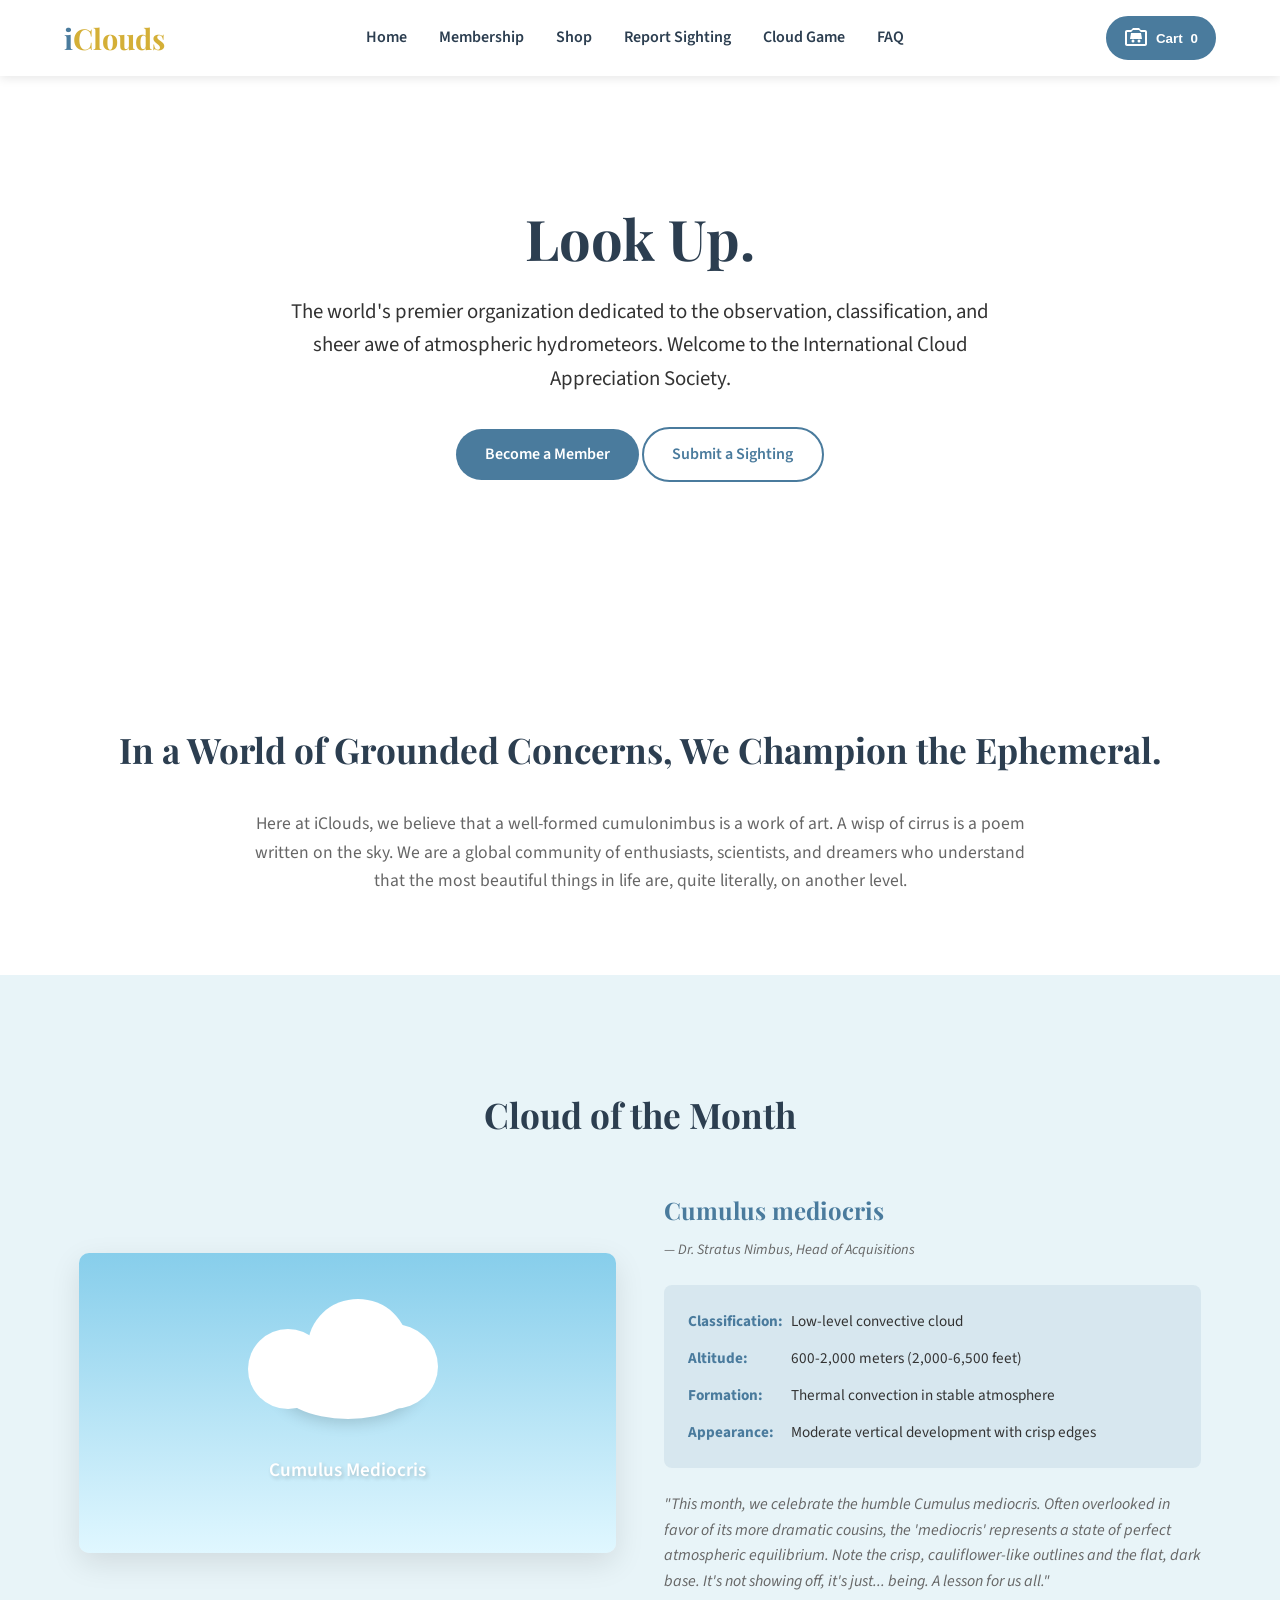
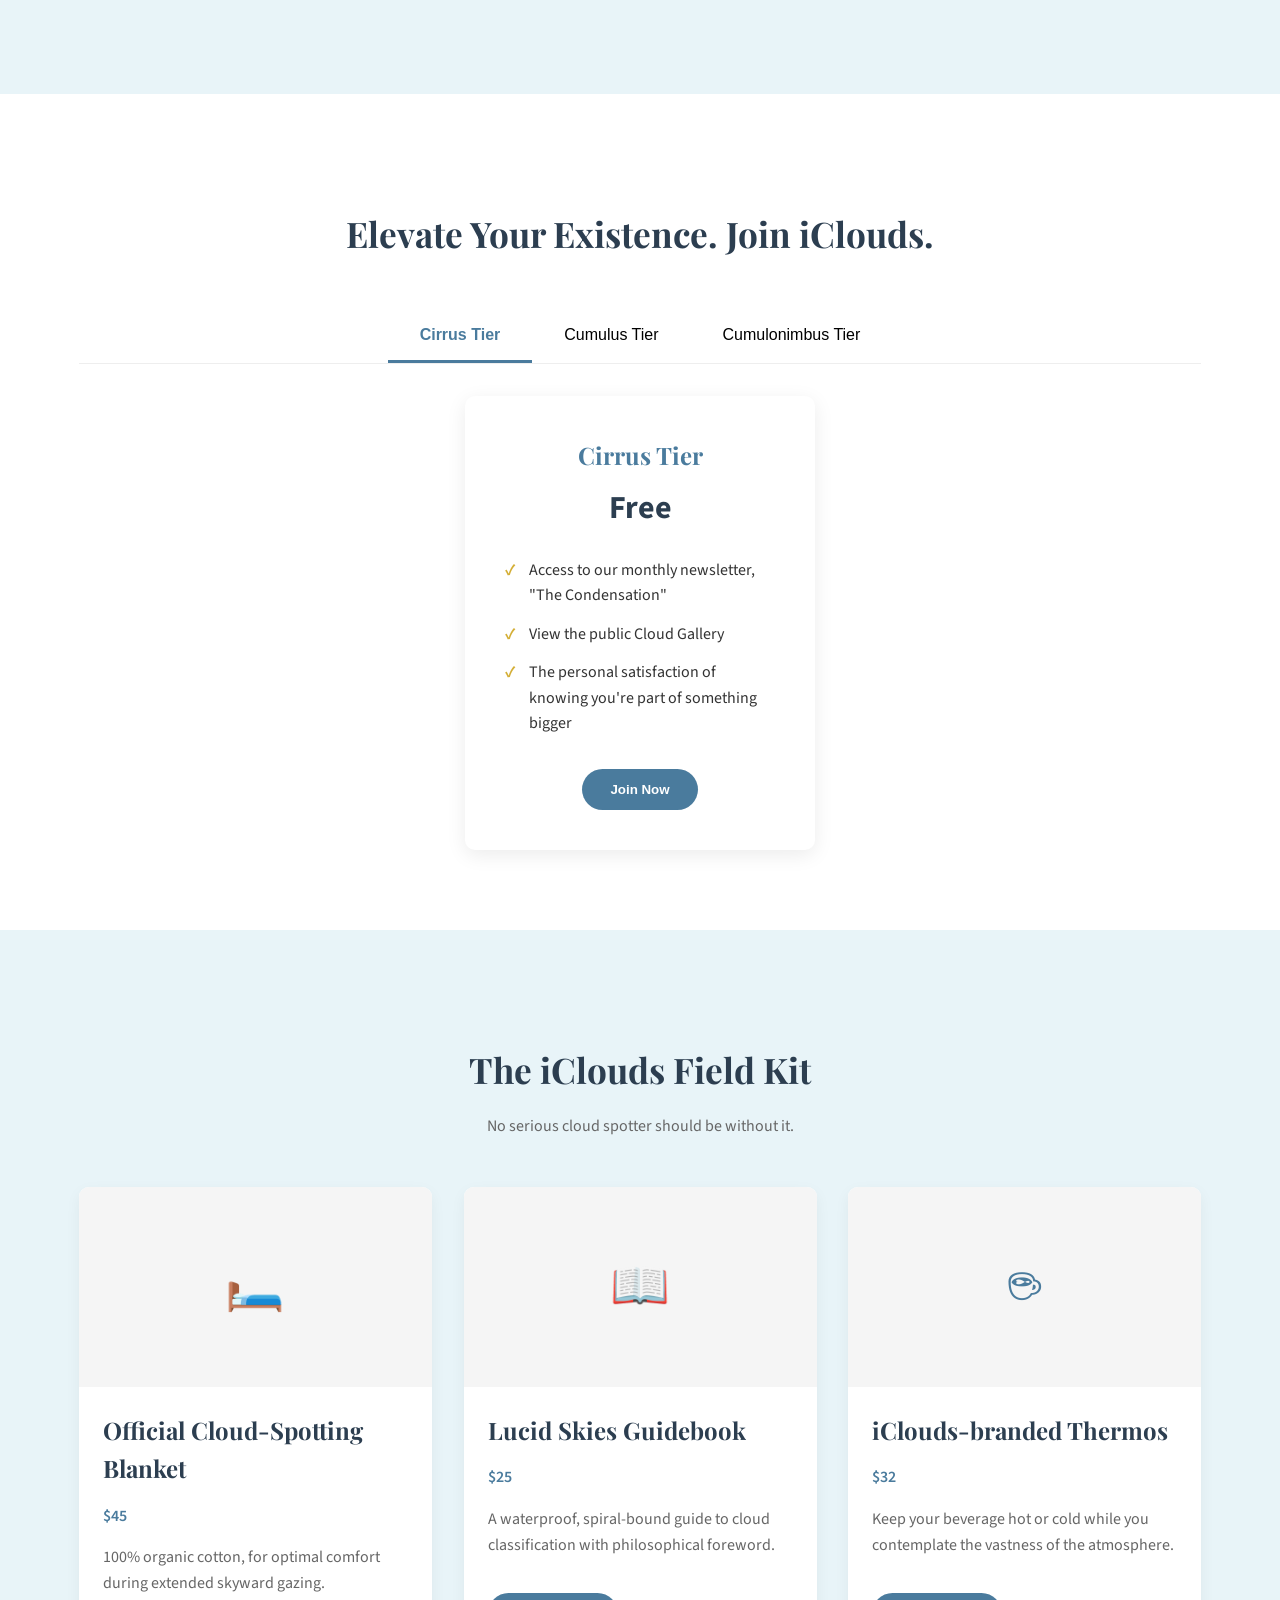
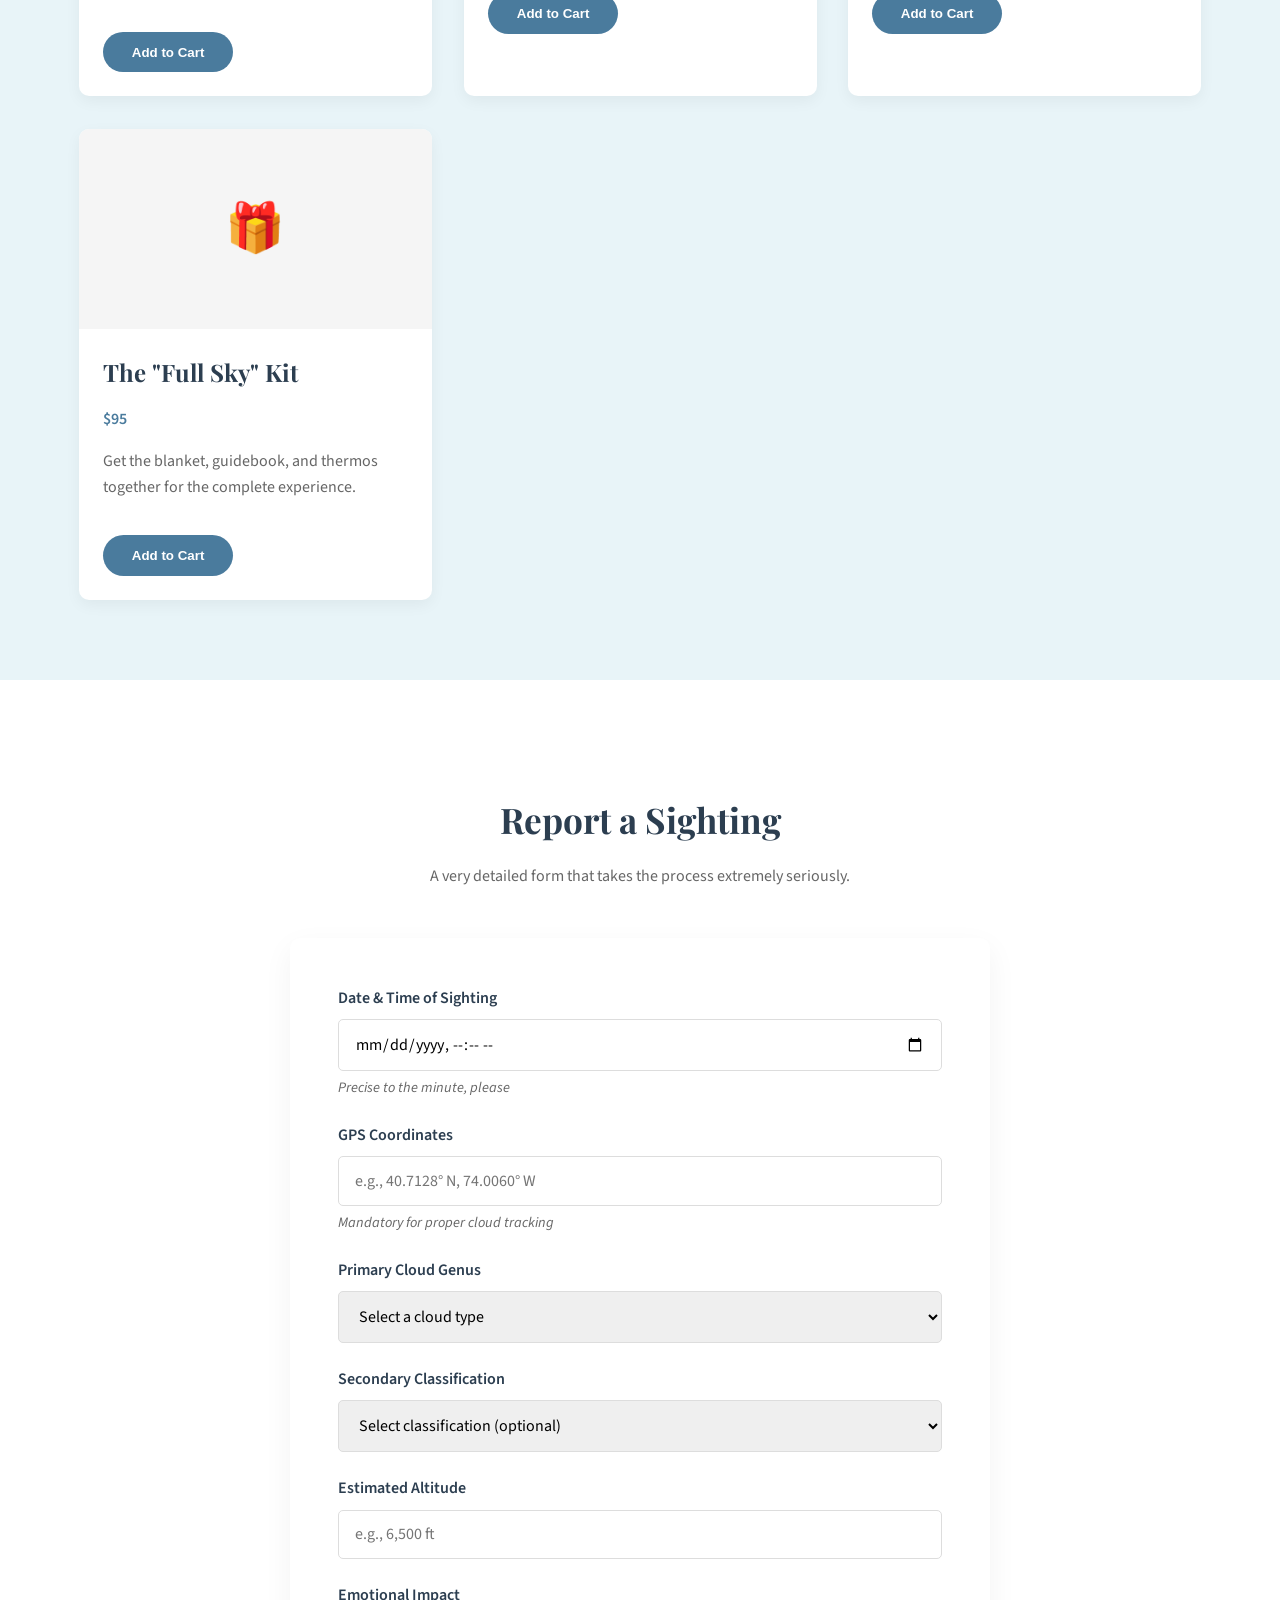
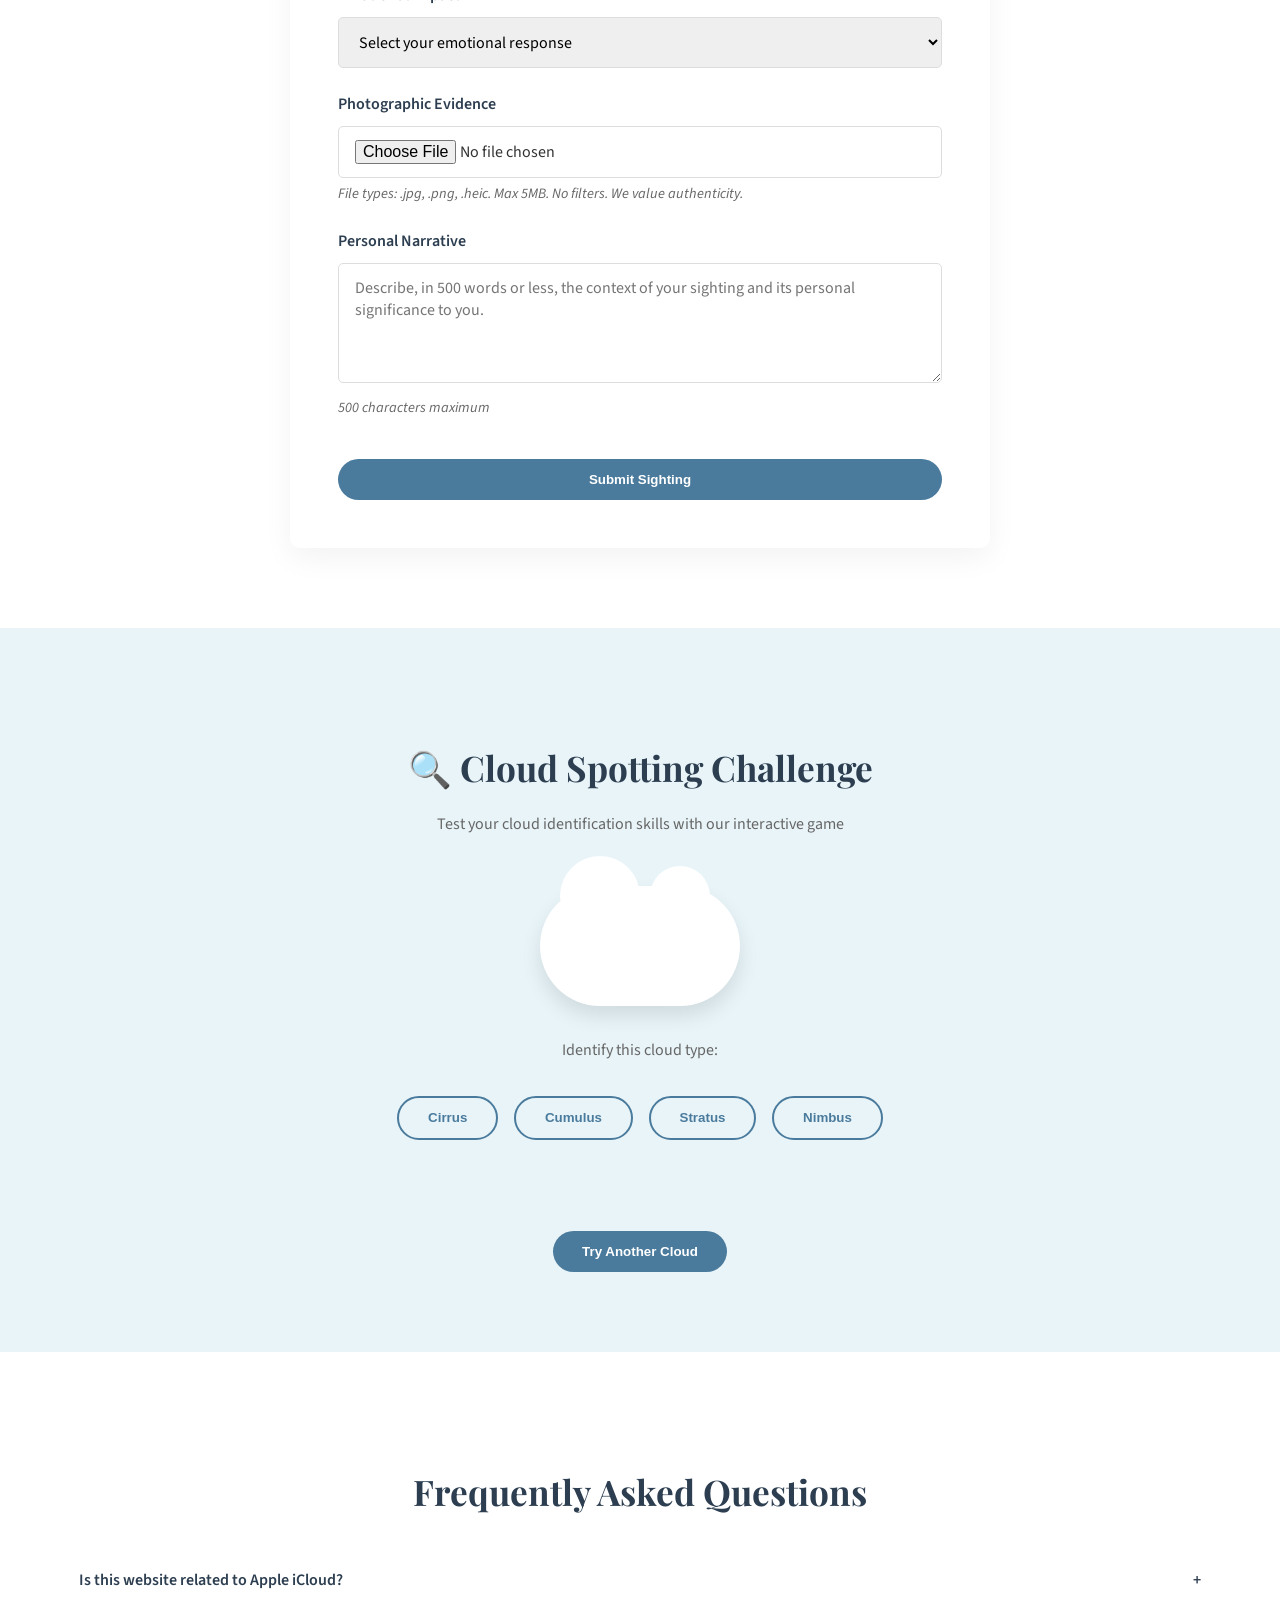
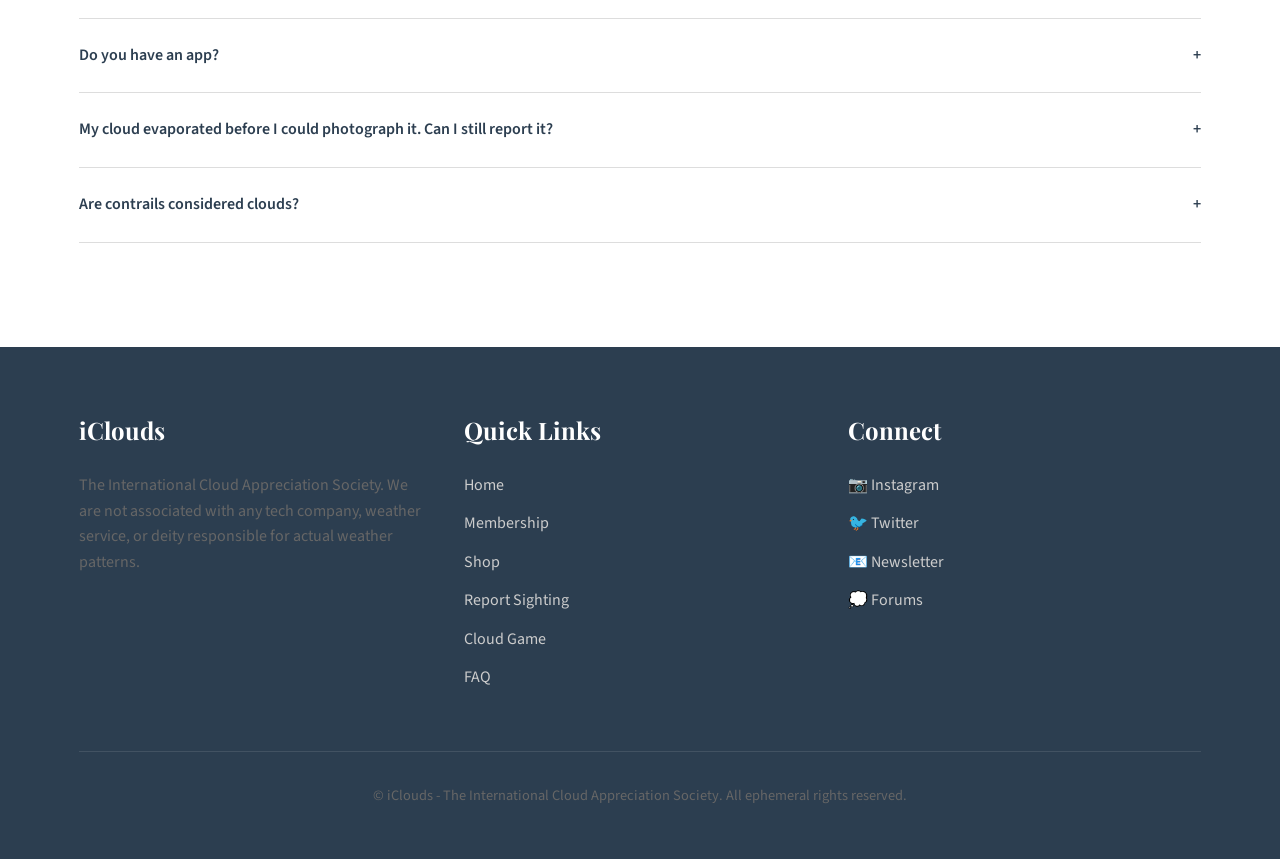
<file: index.html>
<!DOCTYPE html>
<html lang="en">
<head>
    <meta charset="UTF-8">
    <meta name="viewport" content="width=device-width, initial-scale=1.0">
    <title>iClouds - The International Cloud Appreciation Society</title>
    
    <!-- SEO Meta Tags -->
    <meta name="description" content="iClouds.no - A satirical cloud appreciation society championing the ephemeral.">
    <link rel="canonical" href="https://iclouds.no">
    
    <!-- Open Graph Meta Tags -->
    <meta property="og:title" content="iClouds.no - Cloud Appreciation Society">
    <meta property="og:description" content="In a World of Grounded Concerns, We Champion the Ephemeral.">
    <meta property="og:type" content="website">
    <meta property="og:url" content="https://iclouds.no">
    
    <!-- Twitter Card Meta Tags -->
    <meta name="twitter:card" content="summary_large_image">
    <meta name="twitter:title" content="iClouds.no - Cloud Appreciation Society">
    <meta name="twitter:description" content="In a World of Grounded Concerns, We Champion the Ephemeral.">
    
    <link href="https://fonts.googleapis.com/css2?family=Playfair+Display:wght@400;700&family=Source+Sans+Pro:wght@300;400;600&display=swap" rel="stylesheet">
    <link rel="stylesheet" href="styles/style.css?v=1.1">
</head>
<body>
<header>
    <div class="container header-container">
        <div class="logo" title="Scroll to top">
            <h1>i<span>Clouds</span></h1>
        </div>
        <button class="mobile-menu-btn" aria-label="Open menu" aria-expanded="false" aria-controls="main-navigation">☰</button>
        <nav aria-label="Main navigation">
            <ul id="main-navigation" role="list" aria-hidden="false">
                <li><a href="#home">Home</a></li>
                <li><a href="#membership">Membership</a></li>
                <li><a href="#shop">Shop</a></li>
                <li><a href="#sighting">Report Sighting</a></li>
                <li><a href="#game">Cloud Game</a></li>
                <li><a href="#faq">FAQ</a></li>
            </ul>
        </nav>
        <div class="cart-indicator">
            <button onclick="toggleCart()" class="btn cart-btn" aria-label="Shopping cart" data-action="toggle-cart">
                <svg class="cart-icon" viewBox="0 0 24 24" fill="none" xmlns="http://www.w3.org/2000/svg" aria-hidden="true">
                    <path d="M9 2L7.17 4H3C1.9 4 1 4.9 1 6V18C1 19.1 1.9 20 3 20H21C22.1 20 23 19.1 23 18V6C23 4.9 22.1 4 21 4H16.83L15 2H9ZM9 4H15L16.83 6H21V18H3V6H7.17L9 4Z" fill="currentColor"/>
                    <circle cx="9" cy="15" r="1.5" fill="currentColor"/>
                    <circle cx="15" cy="15" r="1.5" fill="currentColor"/>
                    <path d="M7 7L6 13H18L17 7H7Z" fill="currentColor"/>
                </svg>
                Cart <span id="cart-count" aria-live="polite" aria-atomic="true">0</span>
            </button>
            <div id="cart-dropdown" class="cart-dropdown" role="region" aria-label="Shopping cart" aria-hidden="true">
                <h4>Your Cloud Collection</h4>
                <div id="cart-items" aria-live="polite" aria-atomic="true"></div>
                <div id="cart-total" class="cart-total" aria-live="polite"></div>
                <button onclick="checkout()" class="btn btn-full-width" data-action="checkout">Checkout (Theoretical)</button>
                <p class="cart-note">Note: These are metaphorical clouds. No physical items will be shipped.</p>
            </div>
        </div>
    </div>
</header>

<section class="hero" id="home">
    <div class="container">
        <h1>Look Up.</h1>
        <p>The world's premier organization dedicated to the observation, classification, and sheer awe of atmospheric hydrometeors. Welcome to the International Cloud Appreciation Society.</p>
        <a href="#membership" class="btn">Become a Member</a>
        <a href="#sighting" class="btn btn-outline">Submit a Sighting</a>
    </div>
</section>

<section class="intro">
    <div class="container">
        <h2>In a World of Grounded Concerns, We Champion the Ephemeral.</h2>
        <p>Here at iClouds, we believe that a well-formed cumulonimbus is a work of art. A wisp of cirrus is a poem written on the sky. We are a global community of enthusiasts, scientists, and dreamers who understand that the most beautiful things in life are, quite literally, on another level.</p>
    </div>
</section>

<section class="cloud-of-month">
    <div class="container">
        <div class="section-header">
            <h2>Cloud of the Month</h2>
        </div>
        <div class="cloud-container">
            <div class="cloud-image">
                <div class="cloud-placeholder">
                    <div class="cloud-visual">
                        <div class="css-cloud">
                            <div class="cloud-part cloud-main"></div>
                            <div class="cloud-part cloud-left"></div>
                            <div class="cloud-part cloud-right"></div>
                            <div class="cloud-part cloud-top"></div>
                        </div>
                    </div>
                    <div class="cloud-label">Cumulus Mediocris</div>
                </div>
            </div>
            <div class="cloud-content">
                <h3>Cumulus mediocris</h3>
                <p class="cloud-author">— Dr. Stratus Nimbus, Head of Acquisitions</p>
                <div class="cloud-details">
                    <div class="cloud-detail-item">
                        <strong>Classification:</strong> Low-level convective cloud
                    </div>
                    <div class="cloud-detail-item">
                        <strong>Altitude:</strong> 600-2,000 meters (2,000-6,500 feet)
                    </div>
                    <div class="cloud-detail-item">
                        <strong>Formation:</strong> Thermal convection in stable atmosphere
                    </div>
                    <div class="cloud-detail-item">
                        <strong>Appearance:</strong> Moderate vertical development with crisp edges
                    </div>
                </div>
                <p class="cloud-description">"This month, we celebrate the humble <em>Cumulus mediocris</em>. Often overlooked in favor of its more dramatic cousins, the 'mediocris' represents a state of perfect atmospheric equilibrium. Note the crisp, cauliflower-like outlines and the flat, dark base. It's not showing off, it's just... being. A lesson for us all."</p>
            </div>
        </div>
    </div>
</section>

<section class="membership" id="membership">
    <div class="container">
        <div class="section-header">
            <h2>Elevate Your Existence. Join iClouds.</h2>
        </div>

        <div class="tabs" role="tablist" aria-label="Membership tiers">
            <button class="tab-btn active" data-tab="cirrus" role="tab" aria-selected="true" aria-controls="cirrus-tab" id="cirrus-tab-btn">Cirrus Tier</button>
            <button class="tab-btn" data-tab="cumulus" role="tab" aria-selected="false" aria-controls="cumulus-tab" id="cumulus-tab-btn">Cumulus Tier</button>
            <button class="tab-btn" data-tab="cumulonimbus" role="tab" aria-selected="false" aria-controls="cumulonimbus-tab" id="cumulonimbus-tab-btn">Cumulonimbus Tier</button>
        </div>

        <div class="tab-content active" id="cirrus-tab" role="tabpanel" aria-labelledby="cirrus-tab-btn" aria-hidden="false">
            <div class="tier-card">
                <h3>Cirrus Tier</h3>
                <div class="tier-price">Free</div>
                <ul class="tier-features">
                    <li>Access to our monthly newsletter, "The Condensation"</li>
                    <li>View the public Cloud Gallery</li>
                    <li>The personal satisfaction of knowing you're part of something bigger</li>
                </ul>
                <button onclick="joinMembership('cirrus')" class="btn" data-action="join-membership" data-tier="cirrus">Join Now</button>
            </div>
        </div>

        <div class="tab-content" id="cumulus-tab" role="tabpanel" aria-labelledby="cumulus-tab-btn" aria-hidden="true">
            <div class="tier-card">
                <h3>Cumulus Tier</h3>
                <div class="tier-price">$49/year</div>
                <ul class="tier-features">
                    <li>All Cirrus benefits</li>
                    <li>Exclusive access to our member-only forums</li>
                    <li>A digital "Member" badge for your email signature</li>
                    <li>Voting rights in our annual "Cloud of the Year" awards</li>
                </ul>
                <button onclick="joinMembership('cumulus')" class="btn" data-action="join-membership" data-tier="cumulus">Join Now</button>
            </div>
        </div>

        <div class="tab-content" id="cumulonimbus-tab" role="tabpanel" aria-labelledby="cumulonimbus-tab-btn" aria-hidden="true">
            <div class="tier-card">
                <h3>Cumulonimbus Tier</h3>
                <div class="tier-price">$199/year</div>
                <p class="tier-popular">Most Popular</p>
                <ul class="tier-features">
                    <li>All Cumulus benefits</li>
                    <li>A physical, embossed membership certificate</li>
                    <li>The official iClouds field kit</li>
                    <li>Priority consideration for having your cloud photos featured</li>
                    <li>The title "Official Sky-Scanner" on your forum profile</li>
                </ul>
                <button onclick="joinMembership('cumulonimbus')" class="btn" data-action="join-membership" data-tier="cumulonimbus">Join Now</button>
            </div>
        </div>

        <div class="membership-message" id="membership-message"></div>
    </div>
</section>

<section class="shop" id="shop">
    <div class="container">
        <div class="section-header">
            <h2>The iClouds Field Kit</h2>
            <p>No serious cloud spotter should be without it.</p>
        </div>

        <div class="products">
            <div class="product-card">
                <div class="product-image" aria-hidden="true">🛏️</div>
                <div class="product-content">
                    <h3>Official Cloud-Spotting Blanket</h3>
                    <p class="product-price">$45</p>
                    <p>100% organic cotton, for optimal comfort during extended skyward gazing.</p>
                    <button data-action="add-to-cart" data-product-id="Official Cloud-Spotting Blanket" data-price="45" class="btn btn-add-cart" aria-label="Add Official Cloud-Spotting Blanket to cart">Add to Cart</button>
                </div>
            </div>

            <div class="product-card">
                <div class="product-image" aria-hidden="true">📖</div>
                <div class="product-content">
                    <h3>Lucid Skies Guidebook</h3>
                    <p class="product-price">$25</p>
                    <p>A waterproof, spiral-bound guide to cloud classification with philosophical foreword.</p>
                    <button data-action="add-to-cart" data-product-id="Lucid Skies Guidebook" data-price="25" class="btn btn-add-cart" aria-label="Add Lucid Skies Guidebook to cart">Add to Cart</button>
                </div>
            </div>

            <div class="product-card">
                <div class="product-image" aria-hidden="true">☕</div>
                <div class="product-content">
                    <h3>iClouds-branded Thermos</h3>
                    <p class="product-price">$32</p>
                    <p>Keep your beverage hot or cold while you contemplate the vastness of the atmosphere.</p>
                    <button data-action="add-to-cart" data-product-id="iClouds-branded Thermos" data-price="32" class="btn btn-add-cart" aria-label="Add iClouds-branded Thermos to cart">Add to Cart</button>
                </div>
            </div>

            <div class="product-card">
                <div class="product-image" aria-hidden="true">🎁</div>
                <div class="product-content">
                    <h3>The "Full Sky" Kit</h3>
                    <p class="product-price">$95</p>
                    <p>Get the blanket, guidebook, and thermos together for the complete experience.</p>
                    <button data-action="add-to-cart" data-product-id="The Full Sky Kit" data-price="95" class="btn btn-add-cart" aria-label="Add The Full Sky Kit to cart">Add to Cart</button>
                </div>
            </div>
        </div>
    </div>
</section>

<section class="sighting-form" id="sighting">
    <div class="container">
        <div class="section-header">
            <h2>Report a Sighting</h2>
            <p>A very detailed form that takes the process extremely seriously.</p>
        </div>

        <div class="form-container">
            <form id="sightingForm" aria-label="Cloud sighting report form">
                <div class="form-group">
                    <label for="date">Date & Time of Sighting</label>
                    <input type="datetime-local" id="date" name="date" required aria-required="true">
                    <p class="form-note" id="date-note">Precise to the minute, please</p>
                </div>

                <div class="form-group">
                    <label for="coordinates">GPS Coordinates</label>
                    <input type="text" id="coordinates" name="coordinates" placeholder="e.g., 40.7128° N, 74.0060° W" required aria-required="true" aria-describedby="coordinates-note">
                    <p class="form-note" id="coordinates-note">Mandatory for proper cloud tracking</p>
                </div>

                <div class="form-group">
                    <label for="cloud-type">Primary Cloud Genus</label>
                    <select id="cloud-type" name="cloud-type" required aria-required="true">
                        <option value="">Select a cloud type</option>
                        <option value="cirrus">Cirrus</option>
                        <option value="cumulus">Cumulus</option>
                        <option value="stratus">Stratus</option>
                        <option value="nimbus">Nimbus</option>
                        <option value="altocumulus">Altocumulus</option>
                        <option value="cirrocumulus">Cirrocumulus</option>
                        <option value="stratocumulus">Stratocumulus</option>
                        <option value="cumulonimbus">Cumulonimbus</option>
                        <option value="altostratus">Altostratus</option>
                        <option value="cirrostratus">Cirrostratus</option>
                    </select>
                </div>

                <div class="form-group">
                    <label for="classification">Secondary Classification</label>
                    <select id="classification" name="classification" aria-label="Secondary cloud classification (optional)">
                        <option value="">Select classification (optional)</option>
                        <option value="species">Species</option>
                        <option value="varieties">Varieties</option>
                        <option value="supplementary">Supplementary Features</option>
                        <option value="mother-clouds">Mother-clouds</option>
                    </select>
                </div>

                <div class="form-group">
                    <label for="altitude">Estimated Altitude</label>
                    <input type="text" id="altitude" name="altitude" placeholder="e.g., 6,500 ft" aria-label="Estimated cloud altitude">
                </div>

                <div class="form-group">
                    <label for="emotional-impact">Emotional Impact</label>
                    <select id="emotional-impact" name="emotional-impact" required aria-required="true">
                        <option value="">Select your emotional response</option>
                        <option value="awe">Awe</option>
                        <option value="serenity">Serenity</option>
                        <option value="mild-concern">Mild Concern</option>
                        <option value="existential-dread">Existential Dread</option>
                        <option value="other">Other</option>
                    </select>
                </div>

                <div class="form-group">
                    <label for="photo">Photographic Evidence</label>
                    <input type="file" id="photo" name="photo" accept="image/*" aria-describedby="photo-note">
                    <p class="form-note" id="photo-note">File types: .jpg, .png, .heic. Max 5MB. No filters. We value authenticity.</p>
                </div>

                <div class="form-group">
                    <label for="narrative">Personal Narrative</label>
                    <textarea id="narrative" name="narrative" placeholder="Describe, in 500 words or less, the context of your sighting and its personal significance to you." aria-describedby="narrative-note"></textarea>
                    <p class="form-note" id="narrative-note">500 characters maximum</p>
                </div>

                <button type="submit" class="btn btn-full-width" data-action="submit-sighting">Submit Sighting</button>
            </form>
        </div>
    </div>
</section>

<section class="cloud-game" id="game">
    <div class="container">
        <div class="section-header">
            <h2>🔍 Cloud Spotting Challenge</h2>
            <p>Test your cloud identification skills with our interactive game</p>
        </div>

        <div class="cloud-shape" role="img" aria-label="Cloud illustration"></div>

        <p>Identify this cloud type:</p>

        <div class="game-options" role="group" aria-label="Cloud type options">
            <button onclick="checkAnswer('cirrus', this)" class="btn btn-outline" data-action="check-answer" data-cloud-type="cirrus" aria-label="Select Cirrus">Cirrus</button>
            <button onclick="checkAnswer('cumulus', this)" class="btn btn-outline" data-action="check-answer" data-cloud-type="cumulus" aria-label="Select Cumulus">Cumulus</button>
            <button onclick="checkAnswer('stratus', this)" class="btn btn-outline" data-action="check-answer" data-cloud-type="stratus" aria-label="Select Stratus">Stratus</button>
            <button onclick="checkAnswer('nimbus', this)" class="btn btn-outline" data-action="check-answer" data-cloud-type="nimbus" aria-label="Select Nimbus">Nimbus</button>
        </div>

        <p id="game-result" class="game-result" role="status" aria-live="polite" aria-atomic="true"></p>

        <button onclick="resetGame()" class="btn btn-reset-game" data-action="reset-game">Try Another Cloud</button>
    </div>
</section>

<section class="faq" id="faq">
    <div class="container">
        <div class="section-header">
            <h2>Frequently Asked Questions</h2>
        </div>

        <div class="faq-list">
            <div class="faq-item">
                <div class="faq-question">
                    Is this website related to Apple iCloud?
                    <span>+</span>
                </div>
                <div class="faq-answer">
                    <p>No. We are concerned with the aqueous, not the aqueous silicon. Theirs is a brand. Ours is a calling.</p>
                </div>
            </div>

            <div class="faq-item">
                <div class="faq-question">
                    Do you have an app?
                    <span>+</span>
                </div>
                <div class="faq-answer">
                    <p>We encourage our members to experience the sky directly, without a digital intermediary. Look up. Your phone is in your hand.</p>
                </div>
            </div>

            <div class="faq-item">
                <div class="faq-question">
                    My cloud evaporated before I could photograph it. Can I still report it?
                    <span>+</span>
                </div>
                <div class="faq-answer">
                    <p>The transient nature of clouds is what makes them beautiful. We accept post-evaporation testimonials, but they are subject to a higher standard of narrative excellence.</p>
                </div>
            </div>

            <div class="faq-item">
                <div class="faq-question">
                    Are contrails considered clouds?
                    <span>+</span>
                </div>
                <div class="faq-answer">
                    <p>This is a topic of heated debate in our forums. The purists say no, the progressives say yes. We encourage you to join and form your own opinion.</p>
                </div>
            </div>
        </div>
    </div>
</section>

<footer>
    <div class="container">
        <div class="footer-container">
            <div class="footer-section">
                <h3>iClouds</h3>
                <p>The International Cloud Appreciation Society. We are not associated with any tech company, weather service, or deity responsible for actual weather patterns.</p>
            </div>

            <div class="footer-section">
                <h3>Quick Links</h3>
                <ul class="footer-links">
                    <li><a href="#home" onclick="smoothScroll('home')">Home</a></li>
                    <li><a href="#membership" onclick="smoothScroll('membership')">Membership</a></li>
                    <li><a href="#shop" onclick="smoothScroll('shop')">Shop</a></li>
                    <li><a href="#sighting" onclick="smoothScroll('sighting')">Report Sighting</a></li>
                    <li><a href="#game" onclick="smoothScroll('game')">Cloud Game</a></li>
                    <li><a href="#faq" onclick="smoothScroll('faq')">FAQ</a></li>
                </ul>
            </div>

            <div class="footer-section">
                <h3>Connect</h3>
                <ul class="footer-links">
                    <li><a href="javascript:void(0)" onclick="showSocialAlert('Instagram')">📷 Instagram</a></li>
                    <li><a href="javascript:void(0)" onclick="showSocialAlert('Twitter')">🐦 Twitter</a></li>
                    <li><a href="javascript:void(0)" onclick="showNewsletterSignup()">📧 Newsletter</a></li>
                    <li><a href="javascript:void(0)" onclick="showSocialAlert('Forums')">💭 Forums</a></li>
                </ul>
            </div>
        </div>

        <div class="copyright">
            <p>© iClouds - The International Cloud Appreciation Society. All ephemeral rights reserved.</p>
        </div>
    </div>
</footer>

<script src="scripts/utils.js?v=1.1"></script>
<script src="scripts/cart.js?v=1.1"></script>
<script src="scripts/game.js?v=1.1"></script>
<script src="scripts/forms.js?v=1.1"></script>
<script src="scripts/navigation.js?v=1.1"></script>
<script src="scripts/main.js?v=1.1"></script>
</body>
</html>
</file>
<file: styles/style.css>
:root {
    /* Color palette */
    --primary-blue: #4a7b9d;
    --light-blue: #e8f4f8;
    --dark-blue: #2c3e50;
    --accent-gold: #d4af37;
    --text-dark: #333;
    --text-light: #666;
    --white: #fff;
    
    /* Spacing scale - consistent 8px-based scale */
    --spacing-xs: 4px;
    --spacing-sm: 8px;
    --spacing-md: 16px;
    --spacing-lg: 24px;
    --spacing-xl: 32px;
    --spacing-2xl: 48px;
    
    /* Responsive breakpoints */
    --breakpoint-mobile: 480px;
    --breakpoint-tablet: 768px;
    --breakpoint-desktop: 1024px;
    --breakpoint-wide: 1200px;
}

html {
    font-size: 16px;
}

* {
    margin: 0;
    padding: 0;
    box-sizing: border-box;
}

/* Respect user's motion preferences for accessibility */
@media (prefers-reduced-motion: reduce) {
    *, *::before, *::after {
        animation-duration: 0.01ms !important;
        animation-iteration-count: 1 !important;
        transition-duration: 0.01ms !important;
        scroll-behavior: auto !important;
    }
}

body {
    font-family: 'Source Sans Pro', sans-serif;
    line-height: 1.6;
    color: var(--text-dark);
    background-color: var(--white);
}

h1, h2, h3, h4 {
    font-family: 'Playfair Display', serif;
    font-weight: 700;
    margin-bottom: 1rem;
    color: var(--dark-blue);
}

h1 {
    font-size: 3rem;
    line-height: 1.2;
}

h2 {
    font-size: 2.2rem;
    margin-top: 2rem;
}

h3 {
    font-size: 1.5rem;
}

p {
    margin-bottom: 1.2rem;
    color: var(--text-light);
}

.container {
    width: 90%;
    max-width: 1200px;
    margin: 0 auto;
    padding: 0 15px;
}

/* Header & Navigation */
header {
    background-color: var(--white);
    box-shadow: 0 2px 10px rgba(0,0,0,0.1);
    position: sticky;
    top: 0;
    z-index: 100;
}

.header-container {
    display: flex;
    justify-content: space-between;
    align-items: center;
    padding: 1rem 0;
}

.logo {
    display: flex;
    align-items: center;
    cursor: pointer;
    transition: transform 0.2s;
}

.logo:hover {
    transform: scale(1.05);
}

.logo h1 {
    font-size: 1.8rem;
    margin-bottom: 0;
    color: var(--primary-blue);
}

.logo span {
    color: var(--accent-gold);
}

nav ul {
    display: flex;
    list-style: none;
}

nav li {
    margin-left: 2rem;
}

nav a {
    text-decoration: none;
    color: var(--dark-blue);
    font-weight: 600;
    transition: color 0.3s;
}

nav a:hover {
    color: var(--primary-blue);
}

.mobile-menu-btn {
    display: none;
    background: none;
    border: none;
    font-size: 1.5rem;
    cursor: pointer;
    color: var(--dark-blue);
}

/* Hero Section */
.hero {
    background: linear-gradient(rgba(255,255,255,0.7), rgba(255,255,255,0.7)),
    url('https://images.unsplash.com/photo-1501630834273-4b5604d2ee31?ixlib=rb-1.2.1&auto=format&fit=crop&w=1950&q=80');
    background-size: cover;
    background-position: center;
    padding: 8rem 0;
    text-align: center;
}

.hero h1 {
    font-size: 3.5rem;
    margin-bottom: 1.5rem;
}

.hero p {
    font-size: 1.3rem;
    max-width: 700px;
    margin: 0 auto 2rem;
    color: var(--text-dark);
}

.btn {
    display: inline-block;
    background-color: var(--primary-blue);
    color: white;
    padding: 0.8rem 1.8rem;
    border-radius: 30px;
    text-decoration: none;
    font-weight: 600;
    transition: all 0.3s;
    border: none;
    cursor: pointer;
}

.btn:hover {
    background-color: var(--dark-blue);
    transform: translateY(-3px);
    box-shadow: 0 5px 15px rgba(0,0,0,0.1);
}

.btn-outline {
    background-color: transparent;
    border: 2px solid var(--primary-blue);
    color: var(--primary-blue);
}

.btn-outline:hover {
    background-color: var(--primary-blue);
    color: white;
}

/* Intro Section */
.intro {
    padding: 5rem 0;
    text-align: center;
}

.intro h2 {
    margin-bottom: 2rem;
}

.intro p {
    max-width: 800px;
    margin: 0 auto;
    font-size: 1.1rem;
}

/* Cloud of the Month */
.cloud-of-month {
    background-color: var(--light-blue);
    padding: 5rem 0;
}

.cloud-container {
    display: flex;
    align-items: center;
    gap: 3rem;
}

.cloud-image {
    flex: 1;
    border-radius: 10px;
    overflow: hidden;
    box-shadow: 0 10px 30px rgba(0,0,0,0.1);
}

.cloud-image img {
    width: 100%;
    height: auto;
    display: block;
}

.cloud-content {
    flex: 1;
}

.cloud-content h3 {
    color: var(--primary-blue);
    margin-bottom: 0.5rem;
}

.cloud-author {
    font-style: italic;
    color: var(--text-light);
    margin-bottom: 1.5rem;
    font-size: 0.9rem;
}

/* Membership Tiers */
.membership {
    padding: 5rem 0;
}

.section-header {
    text-align: center;
    margin-bottom: 3rem;
}

.tabs {
    display: flex;
    justify-content: center;
    margin-bottom: 2rem;
    border-bottom: 1px solid #eee;
}

.tab-btn {
    background: none;
    border: none;
    padding: 1rem 2rem;
    font-size: 1rem;
    cursor: pointer;
    border-bottom: 3px solid transparent;
    transition: all 0.3s;
}

.tab-btn.active {
    border-bottom: 3px solid var(--primary-blue);
    color: var(--primary-blue);
    font-weight: 600;
}

.tab-content {
    display: none;
}

.tab-content.active {
    display: block;
}

.tier-card {
    background-color: var(--white);
    border-radius: 10px;
    padding: 2.5rem;
    box-shadow: 0 5px 20px rgba(0,0,0,0.08);
    text-align: center;
    max-width: 350px;
    margin: 0 auto;
}

.tier-card h3 {
    color: var(--primary-blue);
    margin-bottom: 0.5rem;
}

.tier-price {
    font-size: 2rem;
    font-weight: 700;
    color: var(--dark-blue);
    margin-bottom: 1.5rem;
}

.tier-features {
    list-style: none;
    margin-bottom: 2rem;
    text-align: left;
}

.tier-features li {
    margin-bottom: 0.8rem;
    padding-left: 1.5rem;
    position: relative;
}

.tier-features li:before {
    content: "✓";
    position: absolute;
    left: 0;
    color: var(--accent-gold);
    font-weight: bold;
}

/* Shop */
.shop {
    background-color: var(--light-blue);
    padding: 5rem 0;
}

.products {
    display: grid;
    grid-template-columns: repeat(auto-fill, minmax(280px, 1fr));
    gap: 2rem;
}

.product-card {
    background-color: var(--white);
    border-radius: 10px;
    overflow: hidden;
    box-shadow: 0 5px 15px rgba(0,0,0,0.05);
    transition: transform 0.3s;
    /* CSS containment for performance - isolates layout calculations */
    contain: layout style paint;
}

.product-card:hover {
    transform: translateY(-5px);
}

.product-image {
    height: 200px;
    background-color: #f5f5f5;
    display: flex;
    align-items: center;
    justify-content: center;
    font-size: 3rem;
    color: var(--primary-blue);
}

.product-content {
    padding: 1.5rem;
}

.product-price {
    font-weight: 600;
    color: var(--primary-blue);
    margin-bottom: 1rem;
}

/* Form */
.sighting-form {
    padding: 5rem 0;
}

.form-container {
    max-width: 700px;
    margin: 0 auto;
    background-color: var(--white);
    padding: 3rem;
    border-radius: 10px;
    box-shadow: 0 10px 30px rgba(0,0,0,0.05);
}

.form-group {
    margin-bottom: 1.5rem;
}

label {
    display: block;
    margin-bottom: 0.5rem;
    font-weight: 600;
    color: var(--dark-blue);
}

input, select, textarea {
    width: 100%;
    padding: 0.8rem 1rem;
    border: 1px solid #ddd;
    border-radius: 5px;
    font-family: 'Source Sans Pro', sans-serif;
    font-size: 1rem;
}

textarea {
    min-height: 120px;
    resize: vertical;
}

.form-note {
    font-size: 0.9rem;
    color: var(--text-light);
    font-style: italic;
    margin-top: 0.3rem;
}

/* Cloud Game */
.cloud-game {
    background-color: var(--light-blue);
    padding: 5rem 0;
    text-align: center;
}

.cloud-shape {
    width: 200px;
    height: 120px;
    background: white;
    border-radius: 100px;
    margin: 2rem auto;
    position: relative;
    box-shadow: 0 10px 20px rgba(0,0,0,0.1);
}

.cloud-shape:before, .cloud-shape:after {
    content: '';
    position: absolute;
    background: white;
    border-radius: 50%;
}

.cloud-shape:before {
    width: 80px;
    height: 80px;
    top: -30px;
    left: 20px;
}

.cloud-shape:after {
    width: 60px;
    height: 60px;
    top: -20px;
    right: 30px;
}

.game-options {
    display: flex;
    justify-content: center;
    gap: 1rem;
    flex-wrap: wrap;
    margin: 2rem 0;
}

.game-result {
    margin-top: 1rem;
    font-weight: bold;
    min-height: 24px;
}

/* FAQ */
.faq {
    padding: 5rem 0;
}

.faq-item {
    margin-bottom: 1.5rem;
    border-bottom: 1px solid #ddd;
    padding-bottom: 1.5rem;
}

.faq-question {
    font-weight: 600;
    color: var(--dark-blue);
    cursor: pointer;
    display: flex;
    justify-content: space-between;
    align-items: center;
}

.faq-answer {
    margin-top: 1rem;
    display: none;
}

.faq-answer.active {
    display: block;
}

/* Footer */
footer {
    background-color: var(--dark-blue);
    color: var(--white);
    padding: 4rem 0 2rem;
}

.footer-container {
    display: grid;
    grid-template-columns: repeat(auto-fit, minmax(250px, 1fr));
    gap: 2rem;
    margin-bottom: 3rem;
}

.footer-section h3 {
    color: var(--white);
    margin-bottom: 1.5rem;
}

.footer-links {
    list-style: none;
}

.footer-links li {
    margin-bottom: 0.8rem;
}

.footer-links a {
    color: #ccc;
    text-decoration: none;
    transition: color 0.3s;
}

.footer-links a:hover {
    color: var(--white);
}

.copyright {
    text-align: center;
    padding-top: 2rem;
    border-top: 1px solid rgba(255,255,255,0.1);
    color: #aaa;
    font-size: 0.9rem;
}

/* Cart Styles */
.cart-indicator {
    position: relative;
    display: inline-block;
    margin-left: 2rem;
}

.cart-btn {
    background: var(--primary-blue) !important;
    color: white !important;
    border: 2px solid var(--primary-blue) !important;
    padding: 0.5rem 1rem !important;
    font-weight: 600 !important;
    display: flex;
    align-items: center;
    gap: 0.5rem;
}

.cart-icon {
    width: 24px;
    height: 24px;
    flex-shrink: 0;
}

.cart-btn:hover {
    background: var(--dark-blue) !important;
    border-color: var(--dark-blue) !important;
}

.cart-dropdown {
    display: none;
    position: absolute;
    background: white;
    border: 1px solid #ddd;
    padding: 1rem;
    border-radius: 5px;
    box-shadow: 0 5px 15px rgba(0,0,0,0.1);
    width: 300px;
    right: 0;
    z-index: 1000;
    margin-top: 0.5rem;
}

.cart-total {
    border-top: 1px solid #eee;
    padding-top: 1rem;
    margin-top: 1rem;
    font-weight: bold;
}

.cart-note {
    font-size: 0.8rem;
    margin-top: 0.5rem;
    font-style: italic;
}

.btn-full-width {
    width: 100%;
    margin-top: 1rem;
}

.btn-add-cart {
    margin-top: 1rem;
}

.btn-reset-game {
    margin-top: 1rem;
}

.cloud-placeholder {
    height: 300px;
    background: linear-gradient(to bottom, #87CEEB, #E0F7FF);
    display: flex;
    flex-direction: column;
    align-items: center;
    justify-content: center;
    color: white;
    font-size: 1.5rem;
}

.cloud-visual {
    margin-bottom: 1rem;
    animation: float 3s ease-in-out infinite;
    width: 200px;
    height: 120px;
    position: relative;
}

/* CSS Cloud Art - Pure CSS cloud illustration for Cloud of the Month
 * Creates a realistic cumulus cloud using overlapping circles
 * All parts use border-radius: 50% for smooth, rounded edges
 */
.css-cloud {
    position: relative;
    width: 200px;
    height: 120px;
}

/* Base cloud part - all parts share these properties */
.cloud-part {
    position: absolute;
    background: white;
    border-radius: 50%; /* Makes each part circular */
}

/* Main body of the cloud - largest elliptical part at the base */
.cloud-main {
    width: 140px;
    height: 70px;
    bottom: 20px;
    left: 30px;
    box-shadow: 0 4px 15px rgba(0, 0, 0, 0.15); /* Adds depth and realism */
}

/* Left puff - creates volume on the left side */
.cloud-left {
    width: 80px;
    height: 80px;
    bottom: 30px;
    left: 0;
}

/* Right puff - balances the cloud on the right side */
.cloud-right {
    width: 90px;
    height: 85px;
    bottom: 30px;
    right: 10px;
}

/* Top puff - creates the characteristic billowing top of a cumulus cloud */
.cloud-top {
    width: 100px;
    height: 95px;
    bottom: 45px;
    left: 60px;
}

.cloud-label {
    font-size: 1.2rem;
    font-weight: 600;
    text-shadow: 2px 2px 4px rgba(0,0,0,0.2);
}

@keyframes float {
    0%, 100% {
        transform: translateY(0px);
    }
    50% {
        transform: translateY(-10px);
    }
}

.cloud-details {
    background-color: rgba(74, 123, 157, 0.1);
    padding: 1.5rem;
    border-radius: 8px;
    margin: 1.5rem 0;
}

.cloud-detail-item {
    margin-bottom: 0.8rem;
    color: var(--text-dark);
    font-size: 0.95rem;
}

.cloud-detail-item:last-child {
    margin-bottom: 0;
}

.cloud-detail-item strong {
    color: var(--primary-blue);
    display: inline-block;
    min-width: 100px;
}

.cloud-description {
    margin-top: 1rem;
    font-style: italic;
}

.tier-popular {
    font-style: italic;
    color: var(--accent-gold);
    margin-bottom: 1rem;
}

.loading {
    margin: 1rem 0;
}

.welcome-list {
    text-align: left;
    max-width: 400px;
    margin: 1rem auto;
    display: inline-block;
}

/* Membership Message */
.membership-message {
    display: none;
    background: #e8f4f8;
    padding: 2rem;
    border-radius: 10px;
    margin-top: 2rem;
    text-align: center;
}

.membership-message ul {
    text-align: left;
    max-width: 400px;
    margin: 1rem auto !important;
    display: inline-block;
}

.membership-message li {
    margin-bottom: 0.8rem;
    text-align: left;
}

/* Responsive */
@media (max-width: 768px) {
    h1 {
        font-size: 2.5rem;
    }

    h2 {
        font-size: 2rem;
    }

    .hero {
        padding: 5rem 0;
    }

    .hero h1 {
        font-size: 2.8rem;
    }

    .cloud-container {
        flex-direction: column;
    }

    .mobile-menu-btn {
        display: block;
    }

    nav ul {
        display: none;
        position: absolute;
        top: 100%;
        left: 0;
        right: 0;
        background-color: var(--white);
        flex-direction: column;
        padding: 1rem 0;
        box-shadow: 0 5px 10px rgba(0,0,0,0.1);
    }

    nav ul.active {
        display: flex;
    }

    nav li {
        margin: 0;
        text-align: center;
        padding: 0.8rem 0;
    }

    .cart-indicator {
        margin-left: 1rem;
    }

    .game-options {
        flex-direction: column;
        align-items: center;
    }

    .btn, .tab-btn, .footer-links a, nav a {
        min-height: 44px;
        display: flex;
        align-items: center;
        justify-content: center;
    }

    .tab-btn {
        padding: 1rem 1.5rem;
    }

    .game-options .btn {
        min-width: 120px;
    }

    input, select, textarea {
        font-size: 16px;
    }

    .products {
        grid-template-columns: 1fr;
    }

    .form-container {
        padding: 1.5rem;
    }
}

@media (max-width: 480px) {
    .cart-dropdown {
        width: calc(100vw - 40px);
        right: -10px;
    }

    .cart-indicator {
        margin-left: 0.5rem;
    }

    .hero h1 {
        font-size: 2rem;
    }

    .hero p {
        font-size: 1rem;
    }

    .tabs {
        flex-wrap: wrap;
    }

    .tab-btn {
        padding: 0.8rem 1rem;
        font-size: 0.9rem;
    }
}

/* Toast Notifications */
.toast-notification {
    position: fixed;
    bottom: 20px;
    right: 20px;
    background-color: var(--dark-blue);
    color: white;
    padding: 1rem 1.5rem;
    border-radius: 8px;
    box-shadow: 0 5px 20px rgba(0,0,0,0.3);
    z-index: 10000;
    max-width: 400px;
    opacity: 0;
    transform: translateY(20px);
    transition: opacity 0.3s, transform 0.3s;
    font-size: 0.95rem;
    line-height: 1.5;
}

.toast-notification.show {
    opacity: 1;
    transform: translateY(0);
}

.toast-success {
    background-color: #27ae60;
}

.toast-warning {
    background-color: #f39c12;
}

.toast-info {
    background-color: var(--primary-blue);
}

@media (max-width: 768px) {
    .toast-notification {
        right: 10px;
        left: 10px;
        bottom: 10px;
        max-width: none;
    }
}

/* Focus indicators for accessibility - visible focus outlines */
a:focus,
button:focus,
input:focus,
select:focus,
textarea:focus,
[tabindex]:focus {
    outline: 3px solid var(--primary-blue);
    outline-offset: 2px;
}

/* Loading spinner component */
.loading-spinner {
    display: inline-block;
    text-align: center;
    padding: var(--spacing-sm);
}

.spinner-icon {
    display: inline-block;
    animation: spin 2s linear infinite;
    font-size: 1.5rem;
}

@keyframes spin {
    from {
        transform: rotate(0deg);
    }
    to {
        transform: rotate(360deg);
    }
}

/* Cart item styles */
.cart-item {
    display: flex;
    justify-content: space-between;
    margin-bottom: var(--spacing-sm);
    padding: var(--spacing-xs) 0;
    border-bottom: 1px solid #f0f0f0;
}

/* Form counter for character count */
.form-counter {
    font-size: 0.8rem;
    color: var(--text-light);
    margin-top: var(--spacing-xs);
}

/* Print stylesheet for membership certificates */
@media print {
    header,
    footer,
    .cart-indicator,
    .mobile-menu-btn,
    nav {
        display: none;
    }
    
    .membership-message {
        page-break-before: always;
        border: 2px solid var(--dark-blue);
        padding: var(--spacing-2xl);
    }
    
    body {
        font-size: 12pt;
        line-height: 1.5;
    }
    
    h1, h2, h3 {
        page-break-after: avoid;
    }
}
</file>
